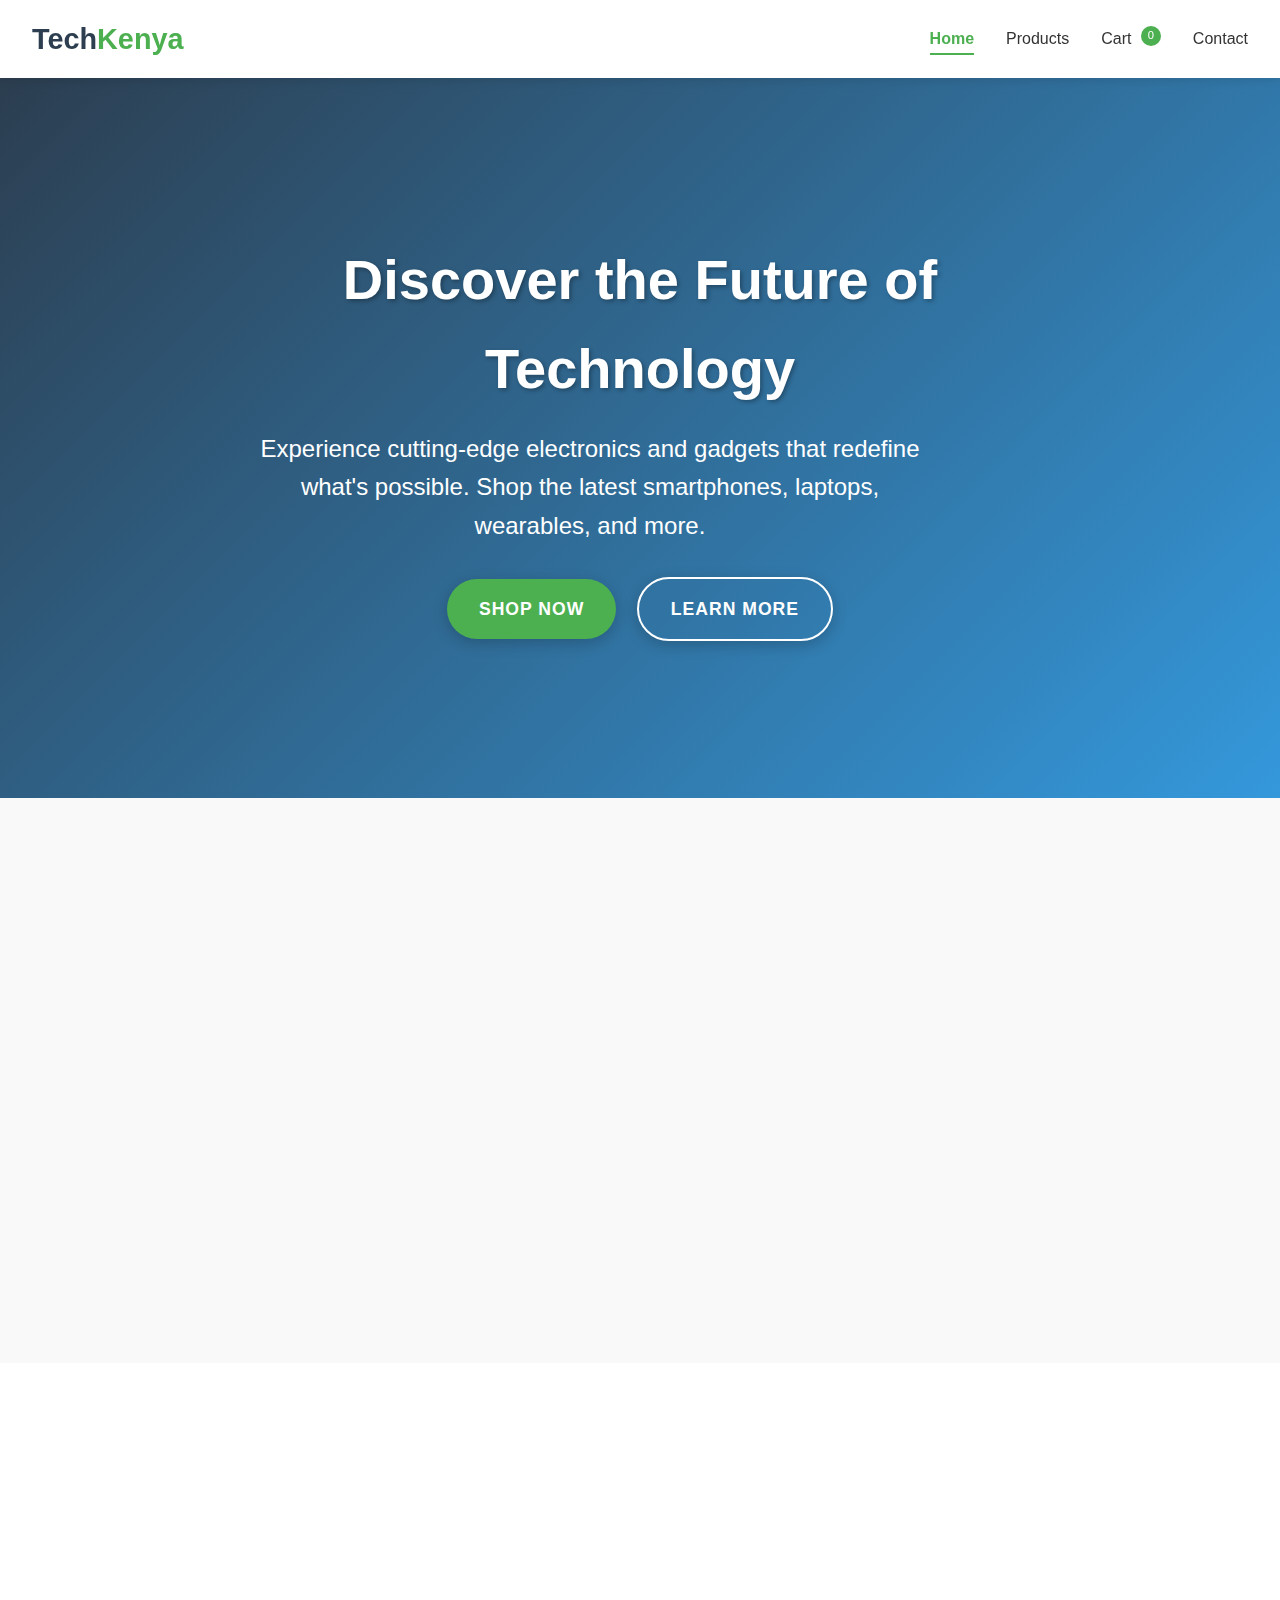
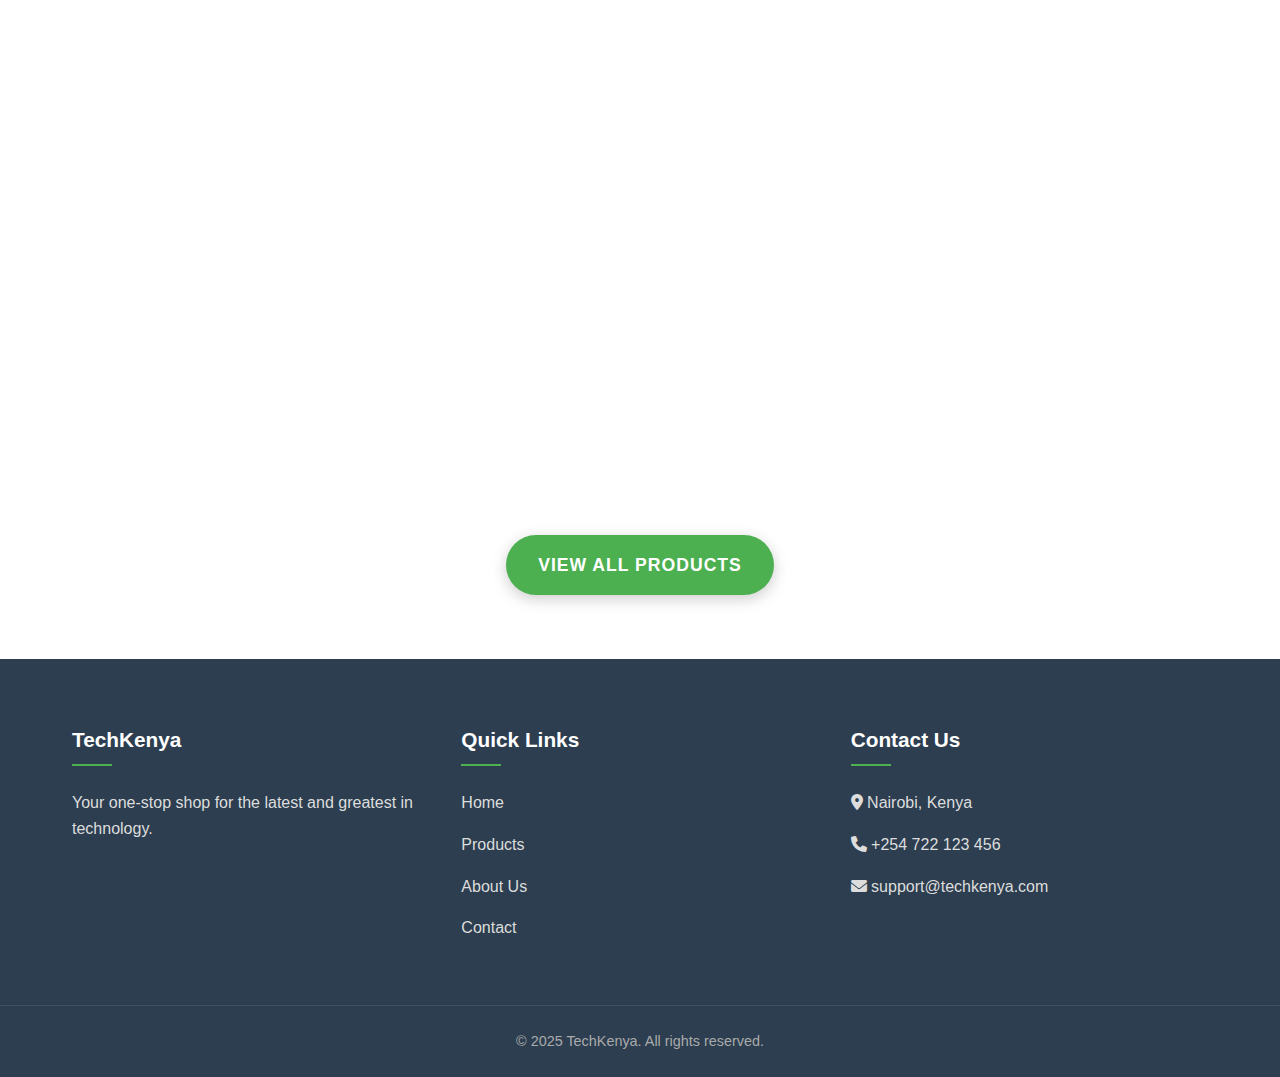
<file: index.html>
<!DOCTYPE html>
<html lang="en">
<head>
    <meta charset="UTF-8">
    <meta name="viewport" content="width=device-width, initial-scale=1.0">
    <title>TechKenya - Premium Electronics Store</title>
    <link rel="stylesheet" href="https://cdnjs.cloudflare.com/ajax/libs/font-awesome/6.0.0-beta3/css/all.min.css">
    <link rel="stylesheet" href="css/style.css">
    <style>
        /* Enhanced Hero Section */
        .hero {
            position: relative;
            height: 80vh;
            min-height: 500px;
            background: linear-gradient(135deg, #2c3e50 0%, #3498db 100%);
            color: white;
            display: flex;
            flex-direction: column;
            justify-content: center;
            align-items: center;
            text-align: center;
            padding: 0 1rem;
            overflow: hidden;
        }

        .hero::before {
            content: '';
            position: absolute;
            top: 0;
            left: 0;
            right: 0;
            bottom: 0;
            background: url('https://images.unsplash.com/photo-1551434678-e076c223a692?ixlib=rb-4.0.3&auto=format&fit=crop&w=1950&q=80') no-repeat center center/cover;
            opacity: 0.15;
            z-index: 0;
        }

        .hero-content {
            max-width: 800px;
            position: relative;
            z-index: 1;
            animation: fadeInUp 1s ease-out;
        }

        @keyframes fadeInUp {
            from { opacity: 0; transform: translateY(20px); }
            to { opacity: 1; transform: translateY(0); }
        }


        .hero h1 {
            font-size: 3.5rem;
            margin-bottom: 1rem;
            text-shadow: 2px 2px 4px rgba(0,0,0,0.3);
        }

        .hero p {
            font-size: 1.5rem;
            margin-bottom: 2rem;
            max-width: 700px;
            line-height: 1.6;
        }


        .cta-button {
            display: inline-block;
            background: #4CAF50;
            color: white;
            padding: 1rem 2rem;
            border-radius: 50px;
            text-decoration: none;
            font-weight: bold;
            text-transform: uppercase;
            letter-spacing: 1px;
            transition: all 0.3s ease;
            border: none;
            cursor: pointer;
            font-size: 1.1rem;
            box-shadow: 0 4px 15px rgba(0,0,0,0.2);
        }

        .cta-button:hover {
            background: #45a049;
            transform: translateY(-3px);
            box-shadow: 0 6px 20px rgba(0,0,0,0.25);
        }

        .cta-button.secondary {
            background: transparent;
            border: 2px solid white;
            margin-left: 1rem;
        }

        .cta-button.secondary:hover {
            background: rgba(255,255,255,0.1);
        }

        /* Features Section */
        .features {
            padding: 5rem 1rem;
            background: #f9f9f9;
        }

        .features-grid {
            display: grid;
            grid-template-columns: repeat(auto-fit, minmax(250px, 1fr));
            gap: 2rem;
            max-width: 1200px;
            margin: 0 auto;
        }

        .feature-card {
            background: white;
            padding: 2rem;
            border-radius: 10px;
            text-align: center;
            box-shadow: 0 5px 15px rgba(0,0,0,0.05);
            transition: transform 0.3s ease, box-shadow 0.3s ease;
        }

        .feature-card:hover {
            transform: translateY(-10px);
            box-shadow: 0 15px 30px rgba(0,0,0,0.1);
        }

        .feature-icon {
            font-size: 2.5rem;
            color: #4CAF50;
            margin-bottom: 1.5rem;
        }

        .feature-card h3 {
            margin-bottom: 1rem;
            color: #333;
        }

        .feature-card p {
            color: #666;
            line-height: 1.6;
        }

        /* Responsive Design */
        @media (max-width: 768px) {
            .hero h1 {
                font-size: 2.5rem;
            }

            .hero p {
                font-size: 1.2rem;
            }

            .cta-buttons {
                display: flex;
                flex-direction: column;
                gap: 1rem;
            }

            .cta-button {
                margin: 0 !important;
                width: 100%;
                max-width: 300px;
            }
        }
    </style>
</head>
<body>
    <header>
        <nav>
            <div class="logo">
                <a href="index.html">Tech<span>Kenya</span></a>
            </div>
            <ul class="nav-links">
                <li><a href="index.html" class="active">Home</a></li>
                <li><a href="products.html">Products</a></li>
                <li><a href="cart.html">Cart <span id="cart-count">0</span></a></li>
                <li><a href="contact.html">Contact</a></li>
            </ul>
            <div class="hamburger">
                <div class="line"></div>
                <div class="line"></div>
                <div class="line"></div>
            </div>
        </nav>
    </header>

    <section class="hero">
        <div class="hero-content">
            <h1>Discover the Future of Technology</h1>
            <p>Experience cutting-edge electronics and gadgets that redefine what's possible. Shop the latest smartphones, laptops, wearables, and more.</p>
            <div class="cta-buttons">
                <a href="products.html" class="cta-button">Shop Now</a>
                <a href="#features" class="cta-button secondary">Learn More</a>
            </div>
        </div>
    </section>

    <section class="features" id="features">
        <div class="section-header">
            <h2>Why Choose Us</h2>
            <p>We're committed to providing the best shopping experience</p>
        </div>
        <div class="features-grid">
            <div class="feature-card">
                <div class="feature-icon">
                    <i class="fas fa-truck"></i>
                </div>
                <h3>Fast & Free Shipping</h3>
                <p>Free delivery on all orders over $50. Fast and reliable shipping to your doorstep.</p>
            </div>
            <div class="feature-card">
                <div class="feature-icon">
                    <i class="fas fa-shield-alt"></i>
                </div>
                <h3>2-Year Warranty</h3>
                <p>All our products come with a 2-year warranty for your peace of mind.</p>
            </div>
            <div class="feature-card">
                <div class="feature-icon">
                    <i class="fas fa-headset"></i>
                </div>
                <h3>24/7 Support</h3>
                <p>Our customer service team is available around the clock to assist you.</p>
            </div>
        </div>
    </section>

    <section class="products">
        <div class="section-header">
            <h2>Featured Products</h2>
            <p>Discover our most popular items</p>
        </div>
        <div class="products-grid">
            <div class="product-card">
                <div class="product-badge">Bestseller</div>
                <div class="product-image">
                    <img src="images/iphone.jpg" alt="Smartphone">
                </div>
                <div class="product-info">
                    <span class="product-category">Smartphones</span>
                    <h3>Smartphone X Pro</h3>
                    <div class="product-rating">
                        <i class="fas fa-star"></i>
                        <i class="fas fa-star"></i>
                        <i class="fas fa-star"></i>
                        <i class="fas fa-star"></i>
                        <i class="fas fa-star-half-alt"></i>
                        <span>(128)</span>
                    </div>
                    <div class="product-price">
                        <span class="current-price">$999.99</span>
                        <span class="original-price">$1,199.99</span>
                    </div>
                    <button class="add-to-cart">
                        <i class="fas fa-shopping-cart"></i> Add to Cart
                    </button>
                </div>
            </div>
            <!-- More product cards would go here -->
        </div>
        <div class="view-all">
            <a href="products.html" class="cta-button">View All Products</a>
        </div>
    </section>

    <footer>
        <div class="footer-content">
            <div class="footer-section">
                <h3>TechKenya</h3>
                <p>Your one-stop shop for the latest and greatest in technology.</p>
            </div>
            <div class="footer-section">
                <h3>Quick Links</h3>
                <ul>
                    <li><a href="index.html">Home</a></li>
                    <li><a href="products.html">Products</a></li>
                    <li><a href="about.html">About Us</a></li>
                    <li><a href="contact.html">Contact</a></li>
                </ul>
            </div>
            <div class="footer-section">
                <h3>Contact Us</h3>
                <p><i class="fas fa-map-marker-alt"></i> Nairobi, Kenya</p>
                <p><i class="fas fa-phone"></i> +254 722 123 456</p>
                <p><i class="fas fa-envelope"></i> support@techkenya.com</p>
            </div>
        </div>
        <div class="footer-bottom">
            <p>&copy; 2025 TechKenya. All rights reserved.</p>
        </div>
    </footer>

    <script src="js/script.js"></script>
</body>
</html>
</file>
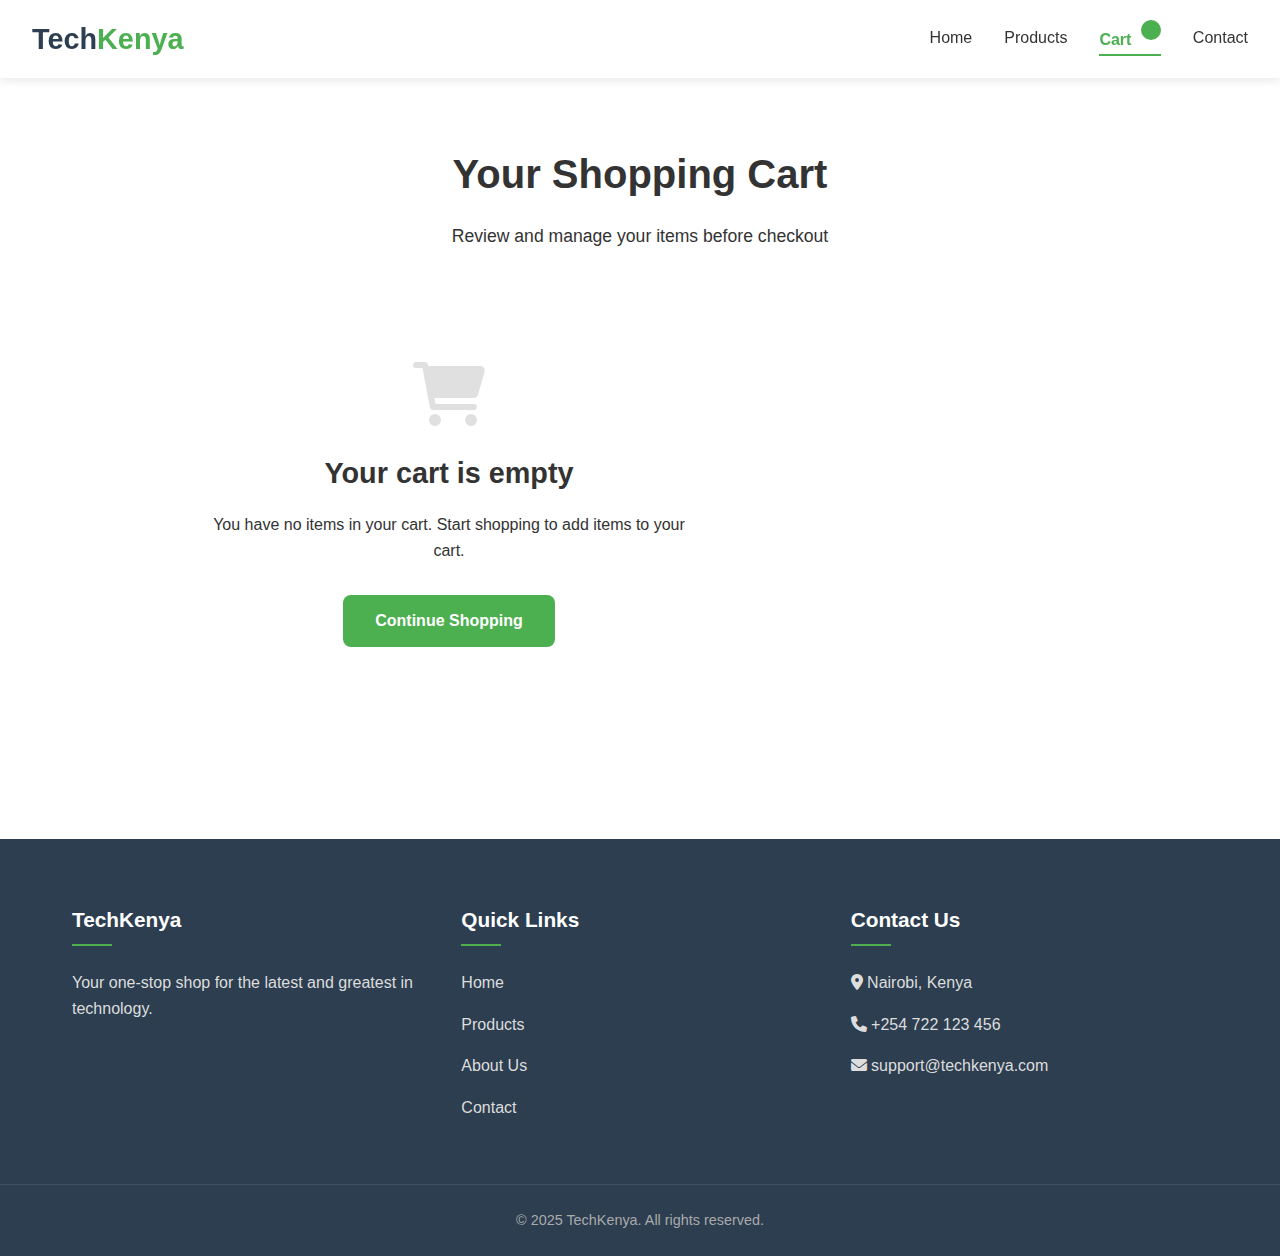
<file: cart.html>
<!DOCTYPE html>
<html lang="en">
<head>
    <meta charset="UTF-8">
    <meta name="viewport" content="width=device-width, initial-scale=1.0">
    <title>Your Cart - TechKenya</title>
    <link rel="stylesheet" href="https://cdnjs.cloudflare.com/ajax/libs/font-awesome/6.0.0-beta3/css/all.min.css">
    <link rel="stylesheet" href="css/style.css">
    <style>
        .cart-page {
            padding: 4rem 1rem;
            max-width: 1400px;
            margin: 0 auto;
        }
        
        .cart-header {
            text-align: center;
            margin-bottom: 3rem;
        }
        
        .cart-header h1 {
            font-size: 2.5rem;
            margin-bottom: 1rem;
            color: var(--text-dark);
        }
        
        .cart-header p {
            color: var(--text-light);
            font-size: 1.1rem;
        }
        
        .cart-container {
            display: grid;
            grid-template-columns: 1fr 350px;
            gap: 2rem;
        }
        
        .cart-items {
            background: white;
            border-radius: 10px;
            box-shadow: 0 2px 10px rgba(0, 0, 0, 0.05);
            overflow: hidden;
        }
        
        .cart-item {
            display: grid;
            grid-template-columns: 120px 1fr auto;
            gap: 1.5rem;
            padding: 1.5rem;
            border-bottom: 1px solid #f0f0f0;
            transition: all 0.3s ease;
        }
        
        .cart-item:last-child {
            border-bottom: none;
        }
        
        .cart-item:hover {
            background-color: #fafafa;
        }
        
        .item-image {
            width: 100%;
            height: 120px;
            object-fit: contain;
            background: #f9f9f9;
            border-radius: 8px;
            padding: 1rem;
        }
        
        .item-details {
            display: flex;
            flex-direction: column;
            justify-content: space-between;
        }
        
        .item-title {
            font-size: 1.1rem;
            font-weight: 600;
            color: var(--text-dark);
            margin-bottom: 0.5rem;
        }
        
        .item-variant {
            color: var(--text-light);
            font-size: 0.9rem;
            margin-bottom: 0.5rem;
        }
        
        .item-stock {
            color: #4CAF50;
            font-size: 0.9rem;
            margin-bottom: 0.5rem;
            display: flex;
            align-items: center;
            gap: 0.3rem;
        }
        
        .item-stock i {
            font-size: 0.8rem;
        }
        
        .item-actions {
            display: flex;
            gap: 1rem;
            margin-top: 1rem;
        }
        
        .item-actions button {
            background: none;
            border: none;
            color: var(--primary-color);
            font-size: 0.9rem;
            cursor: pointer;
            display: flex;
            align-items: center;
            gap: 0.3rem;
            transition: color 0.2s;
        }
        
        .item-actions button:hover {
            color: var(--primary-dark);
        }
        
        .item-controls {
            display: flex;
            flex-direction: column;
            align-items: flex-end;
            justify-content: space-between;
        }
        
        .item-price {
            font-size: 1.2rem;
            font-weight: 700;
            color: var(--text-dark);
        }
        
        .quantity-selector {
            display: flex;
            align-items: center;
            border: 1px solid #ddd;
            border-radius: 50px;
            overflow: hidden;
            margin-top: 1rem;
        }
        
        .quantity-btn {
            background: #f5f5f5;
            border: none;
            width: 32px;
            height: 32px;
            display: flex;
            align-items: center;
            justify-content: center;
            cursor: pointer;
            font-size: 1rem;
            color: var(--text-dark);
            transition: all 0.2s;
        }
        
        .quantity-btn:hover {
            background: #eee;
        }
        
        .quantity-input {
            width: 40px;
            border: none;
            text-align: center;
            font-size: 0.95rem;
            -moz-appearance: textfield;
        }
        
        .quantity-input::-webkit-outer-spin-button,
        .quantity-input::-webkit-inner-spin-button {
            -webkit-appearance: none;
            margin: 0;
        }
        
        .cart-summary {
            background: white;
            border-radius: 10px;
            padding: 1.5rem;
            box-shadow: 0 2px 10px rgba(0, 0, 0, 0.05);
            height: fit-content;
            position: sticky;
            top: 2rem;
        }
        
        .summary-title {
            font-size: 1.3rem;
            font-weight: 600;
            margin-bottom: 1.5rem;
            color: var(--text-dark);
            padding-bottom: 1rem;
            border-bottom: 1px solid #f0f0f0;
        }
        
        .summary-row {
            display: flex;
            justify-content: space-between;
            margin-bottom: 1rem;
            color: var(--text-light);
        }
        
        .summary-row.total {
            font-size: 1.2rem;
            font-weight: 700;
            color: var(--text-dark);
            margin: 1.5rem 0;
            padding-top: 1rem;
            border-top: 1px solid #f0f0f0;
        }
        
        .checkout-btn {
            width: 100%;
            padding: 1rem;
            background: var(--primary-color);
            color: white;
            border: none;
            border-radius: 8px;
            font-size: 1rem;
            font-weight: 600;
            cursor: pointer;
            transition: background-color 0.3s;
            margin-bottom: 1rem;
        }
        
        .checkout-btn:hover {
            background: var(--primary-dark);
        }
        
        .paypal-btn {
            width: 100%;
            padding: 0.8rem;
            background: #FFC439;
            color: #003087;
            border: none;
            border-radius: 8px;
            font-size: 1rem;
            font-weight: 600;
            cursor: pointer;
            display: flex;
            align-items: center;
            justify-content: center;
            gap: 0.5rem;
            margin-bottom: 1.5rem;
            transition: all 0.3s;
        }
        
        .paypal-btn:hover {
            background: #f5bb00;
        }
        
        .secured-payment {
            display: flex;
            align-items: center;
            justify-content: center;
            gap: 0.5rem;
            color: var(--text-light);
            font-size: 0.85rem;
            margin-top: 1rem;
        }
        
        .secured-payment i {
            color: #4CAF50;
        }
        
        .empty-cart {
            text-align: center;
            padding: 4rem 2rem;
        }
        
        .empty-cart i {
            font-size: 4rem;
            color: #e0e0e0;
            margin-bottom: 1.5rem;
        }
        
        .empty-cart h2 {
            font-size: 1.8rem;
            color: var(--text-dark);
            margin-bottom: 1rem;
        }
        
        .empty-cart p {
            color: var(--text-light);
            margin-bottom: 2rem;
            max-width: 500px;
            margin-left: auto;
            margin-right: auto;
        }
        
        .continue-shopping {
            display: inline-block;
            padding: 0.8rem 2rem;
            background: var(--primary-color);
            color: white;
            text-decoration: none;
            border-radius: 8px;
            font-weight: 600;
            transition: background-color 0.3s;
        }
        
        .continue-shopping:hover {
            background: var(--primary-dark);
        }
        
        @media (max-width: 992px) {
            .cart-container {
                grid-template-columns: 1fr;
            }
            
            .cart-summary {
                position: static;
                margin-top: 2rem;
            }
        }
        
        @media (max-width: 768px) {
            .cart-item {
                grid-template-columns: 100px 1fr;
                gap: 1rem;
            }
            
            .item-controls {
                grid-column: 1 / -1;
                flex-direction: row;
                align-items: center;
                margin-top: 0.5rem;
            }
            
            .quantity-selector {
                margin-top: 0;
            }
        }
        
        @media (max-width: 480px) {
            .cart-page {
                padding: 2rem 0.5rem;
            }
            
            .cart-header h1 {
                font-size: 2rem;
            }
            
            .cart-item {
                padding: 1rem;
            }
            
            .item-actions {
                flex-wrap: wrap;
            }
        }
    </style>
</head>
<body>
    <header>
        <nav>
            <div class="logo">
                <a href="index.html">Tech<span>Kenya</span></a>
            </div>
            <ul class="nav-links">
                <li><a href="index.html">Home</a></li>
                <li><a href="products.html">Products</a></li>
                <li><a href="cart.html" class="active">Cart <span id="cart-count">0</span></a></li>
                <li><a href="contact.html">Contact</a></li>
            </ul>
            <div class="hamburger">
                <div class="line"></div>
                <div class="line"></div>
                <div class="line"></div>
            </div>
        </nav>
    </header>

    <div class="cart-page">
        <div class="cart-header">
            <h1>Your Shopping Cart</h1>
            <p>Review and manage your items before checkout</p>
        </div>

        <div id="cartContainer" class="cart-container">
            <!-- Cart items will be dynamically loaded here -->
            <div class="empty-cart">
                <i class="fas fa-shopping-cart"></i>
                <h2>Your cart is empty</h2>
                <p>You have no items in your cart. Start shopping to add items to your cart.</p>
                <a href="products.html" class="continue-shopping">Continue Shopping</a>
            </div>
        </div>
    </div>

    <footer>
        <div class="footer-content">
            <div class="footer-section">
                <h3>TechKenya</h3>
                <p>Your one-stop shop for the latest and greatest in technology.</p>
            </div>
            <div class="footer-section">
                <h3>Quick Links</h3>
                <ul>
                    <li><a href="index.html">Home</a></li>
                    <li><a href="products.html">Products</a></li>
                    <li><a href="about.html">About Us</a></li>
                    <li><a href="contact.html">Contact</a></li>
                </ul>
            </div>
            <div class="footer-section">
                <h3>Contact Us</h3>
                <p><i class="fas fa-map-marker-alt"></i> Nairobi, Kenya</p>
                <p><i class="fas fa-phone"></i> +254 722 123 456</p>
                <p><i class="fas fa-envelope"></i> support@techkenya.com</p>
            </div>
        </div>
        <div class="footer-bottom">
            <p>&copy; 2025 TechKenya. All rights reserved.</p>
        </div>
    </footer>

    <script src="js/script.js"></script>
    <script>
        document.addEventListener('DOMContentLoaded', function() {
            // Load cart from localStorage or initialize empty cart
            let cart = JSON.parse(localStorage.getItem('cart')) || [];
            
            // Update cart count in header
            updateCartCount();
            
            // If cart is not empty, render cart items
            if (cart.length > 0) {
                renderCartItems(cart);
            }
            
            // Initialize mobile menu
            initMobileMenu();
            
            // Initialize newsletter form
            const newsletterForm = document.getElementById('newsletterForm');
            if (newsletterForm) {
                newsletterForm.addEventListener('submit', function(e) {
                    e.preventDefault();
                    const email = this.querySelector('input[type="email"]').value;
                    // In a real app, you would send this to your server
                    alert(`Thank you for subscribing with ${email}! You'll receive 10% off your first order.`);
                    this.reset();
                });
            }
        });
        
        // Display cart items
        function renderCartItems(cartItems) {
            const cartContainer = document.getElementById('cartContainer');
            
            if (cartItems.length === 0) {
                cartContainer.innerHTML = `
                    <div class="empty-cart">
                        <i class="fas fa-shopping-cart"></i>
                        <h2>Your cart is empty</h2>
                        <p>Looks like you haven't added any products to your cart yet. Start shopping to add items to your cart.</p>
                        <a href="products.html" class="continue-shopping">Continue Shopping</a>
                    </div>
                `;
                return;
            }
            
            // Calculate subtotal
            const subtotal = cartItems.reduce((sum, item) => sum + (item.price * item.quantity), 0);
            const tax = subtotal * 0.08; // 8% tax
            const total = subtotal + tax;
            
            // Generate cart items HTML
            const cartItemsHTML = cartItems.map(item => `
                <div class="cart-item" data-id="${item.id}">
                    <img src="${item.image}" alt="${item.name}" class="item-image">
                    <div class="item-details">
                        <h3 class="item-title">${item.name}</h3>
                        <p class="item-variant">Color: ${item.color || 'Black'}</p>
                        <p class="item-stock"><i class="fas fa-check-circle"></i> In Stock</p>
                        <div class="item-actions">
                            <button class="save-for-later">
                                <i class="far fa-bookmark"></i> Save for later
                            </button>
                            <button class="remove-item" data-id="${item.id}">
                                <i class="far fa-trash-alt"></i> Remove
                            </button>
                        </div>
                    </div>
                    <div class="item-controls">
                        <div class="item-price">$${(item.price * item.quantity).toFixed(2)}</div>
                        <div class="quantity-selector">
                            <button class="quantity-btn decrease" data-id="${item.id}">-</button>
                            <input type="number" class="quantity-input" value="${item.quantity}" min="1" data-id="${item.id}">
                            <button class="quantity-btn increase" data-id="${item.id}">+</button>
                        </div>
                    </div>
                </div>
            `).join('');
            
            // Generate cart summary HTML
            const cartSummaryHTML = `
                <div class="cart-summary">
                    <h3 class="summary-title">Order Summary</h3>
                    <div class="summary-row">
                        <span>Subtotal (${cartItems.reduce((sum, item) => sum + item.quantity, 0)} items)</span>
                        <span>$${subtotal.toFixed(2)}</span>
                    </div>
                    <div class="summary-row">
                        <span>Shipping</span>
                        <span>Free</span>
                    </div>
                    <div class="summary-row">
                        <span>Tax</span>
                        <span>$${tax.toFixed(2)}</span>
                    </div>
                    <div class="summary-row total">
                        <span>Total</span>
                        <span>$${total.toFixed(2)}</span>
                    </div>
                    <button class="checkout-btn">Proceed to Checkout</button>
                    <button class="paypal-btn">
                        <i class="fab fa-paypal"></i> Checkout with PayPal
                    </button>
                    <div class="secured-payment">
                        <i class="fas fa-lock"></i> Secure Checkout
                    </div>
                    <p style="font-size: 0.8rem; color: #888; margin-top: 1rem;">
                        <i class="fas fa-shield-alt"></i> Safe & Secure Payment
                    </p>
                </div>
            `;
            
            // Update cart container
            cartContainer.innerHTML = `
                <div class="cart-items">
                    ${cartItemsHTML}
                </div>
                ${cartSummaryHTML}
            `;
            
            // Add event listeners
            addCartEventListeners();
        }
        
        // Add event listeners for cart interactions
        function addCartEventListeners() {
            // Quantity decrease buttons
            document.querySelectorAll('.decrease').forEach(btn => {
                btn.addEventListener('click', function() {
                    const itemId = parseInt(this.dataset.id);
                    updateCartItemQuantity(itemId, -1);
                });
            });
            
            // Quantity increase buttons
            document.querySelectorAll('.increase').forEach(btn => {
                btn.addEventListener('click', function() {
                    const itemId = parseInt(this.dataset.id);
                    updateCartItemQuantity(itemId, 1);
                });
            });
            
            // Quantity input changes
            document.querySelectorAll('.quantity-input').forEach(input => {
                input.addEventListener('change', function() {
                    const itemId = parseInt(this.dataset.id);
                    const newQuantity = parseInt(this.value) || 1;
                    setCartItemQuantity(itemId, newQuantity);
                });
            });
            
            // Remove item buttons
            document.querySelectorAll('.remove-item').forEach(btn => {
                btn.addEventListener('click', function() {
                    const itemId = parseInt(this.dataset.id);
                    removeFromCart(itemId);
                });
            });
            
            // Checkout button
            const checkoutBtn = document.querySelector('.checkout-btn');
            if (checkoutBtn) {
                checkoutBtn.addEventListener('click', function() {
                    alert('Proceeding to checkout...');
                });
            }
            
            // PayPal button
            const paypalBtn = document.querySelector('.paypal-btn');
            if (paypalBtn) {
                paypalBtn.addEventListener('click', function(e) {
                    e.preventDefault();
                    alert('Redirecting to PayPal...');
                });
            }
        }
        
        // Update cart item quantity
        function updateCartItemQuantity(itemId, change) {
            let cart = JSON.parse(localStorage.getItem('cart')) || [];
            const itemIndex = cart.findIndex(item => item.id === itemId);
            
            if (itemIndex !== -1) {
                cart[itemIndex].quantity += change;
                
                // Ensure quantity is at least 1
                if (cart[itemIndex].quantity < 1) {
                    cart[itemIndex].quantity = 1;
                }
                
                // Update localStorage
                localStorage.setItem('cart', JSON.stringify(cart));
                
                // Re-render cart
                renderCartItems(cart);
                
                // Update cart count in header
                updateCartCount();
            }
        }
        
        // Set specific quantity for cart item
        function setCartItemQuantity(itemId, quantity) {
            if (quantity < 1) quantity = 1;
            
            let cart = JSON.parse(localStorage.getItem('cart')) || [];
            const itemIndex = cart.findIndex(item => item.id === itemId);
            
            if (itemIndex !== -1) {
                cart[itemIndex].quantity = quantity;
                
                // Update localStorage
                localStorage.setItem('cart', JSON.stringify(cart));
                
                // Re-render cart
                renderCartItems(cart);
                
                // Update cart count in header
                updateCartCount();
            }
        }
        
        // Remove item from cart
        function removeFromCart(itemId) {
            let cart = JSON.parse(localStorage.getItem('cart')) || [];
            cart = cart.filter(item => item.id !== itemId);
            
            // Update localStorage
            localStorage.setItem('cart', JSON.stringify(cart));
            
            // Re-render cart
            renderCartItems(cart);
            
            // Update cart count in header
            updateCartCount();
            
            // Show notification
            showNotification('Item removed from cart');
        }
        
        // Update cart count in header
        function updateCartCount() {
            const cart = JSON.parse(localStorage.getItem('cart')) || [];
            const totalItems = cart.reduce((sum, item) => sum + item.quantity, 0);
            const cartCount = document.getElementById('cart-count');
            
            if (cartCount) {
                cartCount.textContent = totalItems > 0 ? totalItems : '';
            }
        }
        
        // Show notification
        function showNotification(message) {
            alert(message);
        }
        
        // Initialize mobile menu
        function initMobileMenu() {
            const hamburger = document.querySelector('.hamburger');
            const navLinks = document.querySelector('.nav-links');
            
            if (hamburger && navLinks) {
                hamburger.addEventListener('click', () => {
                    navLinks.classList.toggle('active');
                    hamburger.classList.toggle('active');
                });
            }
        }
    </script>
</body>
</html>
</file>
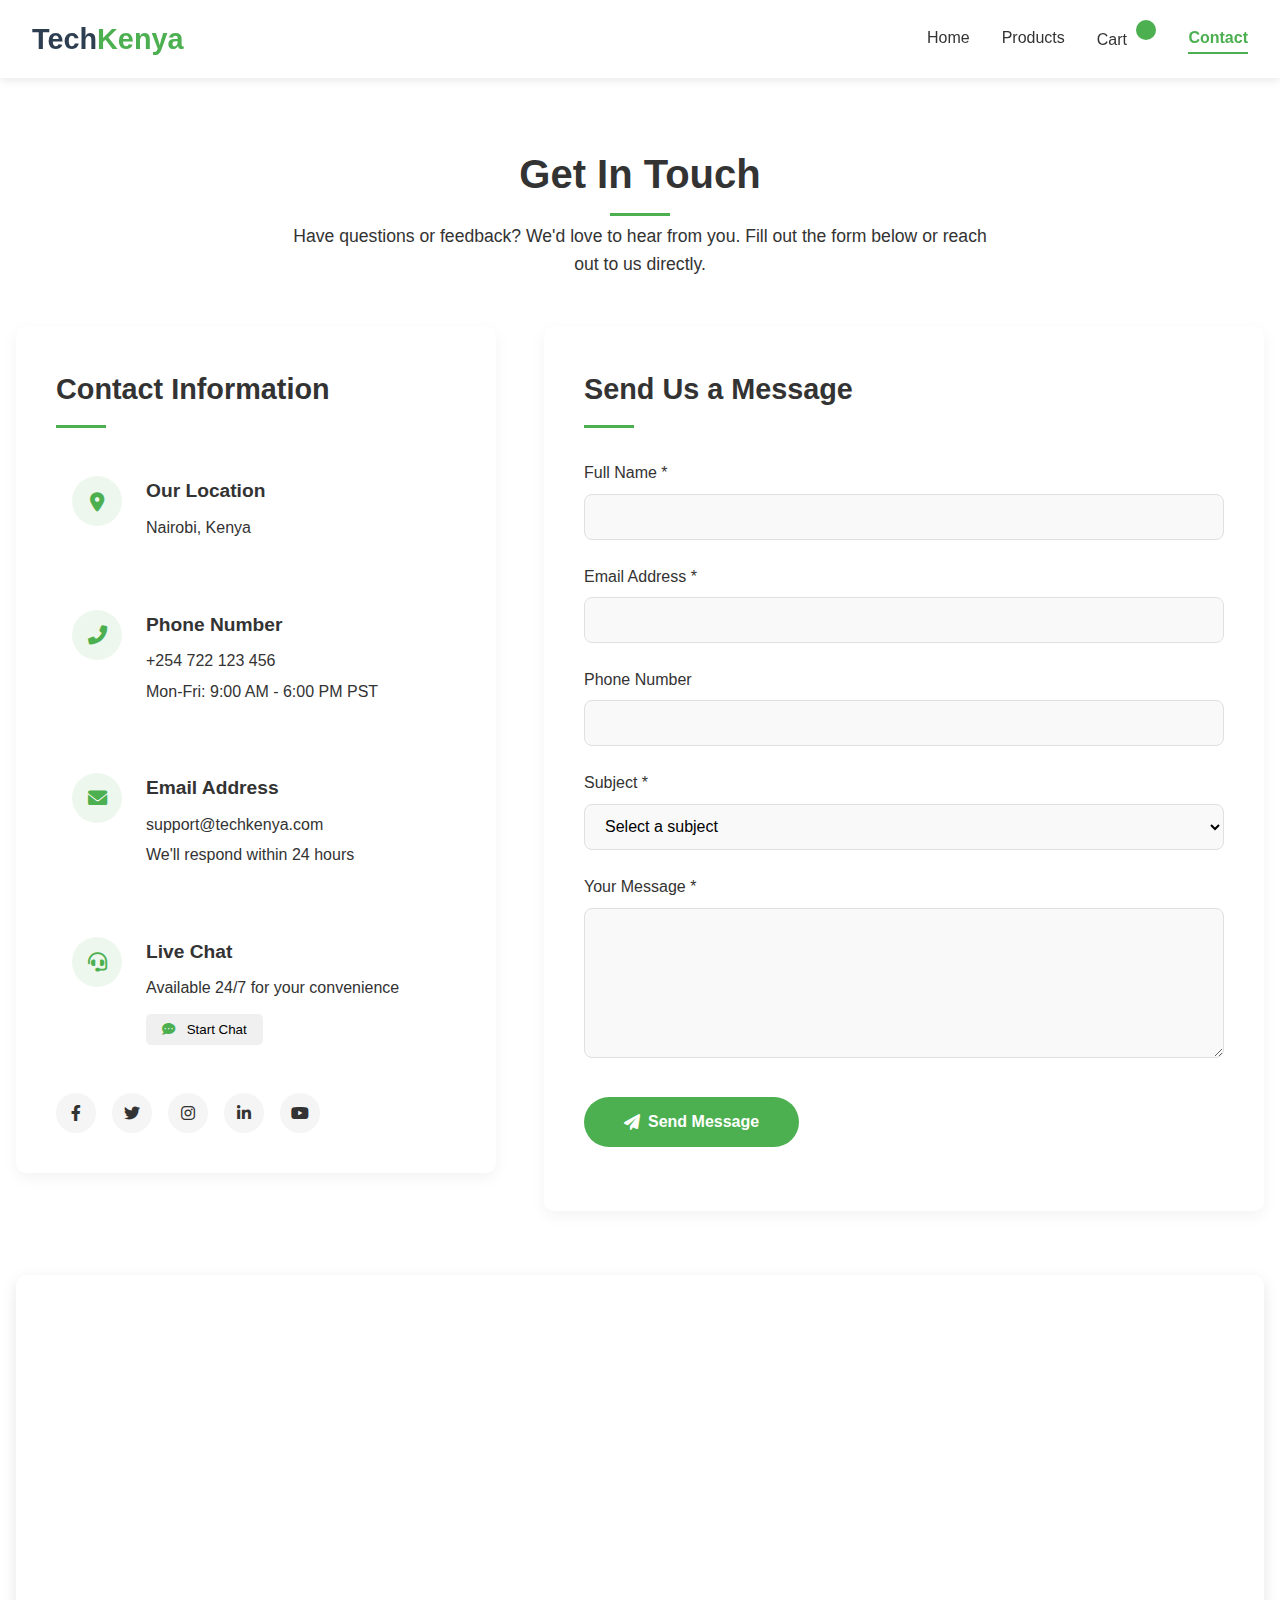
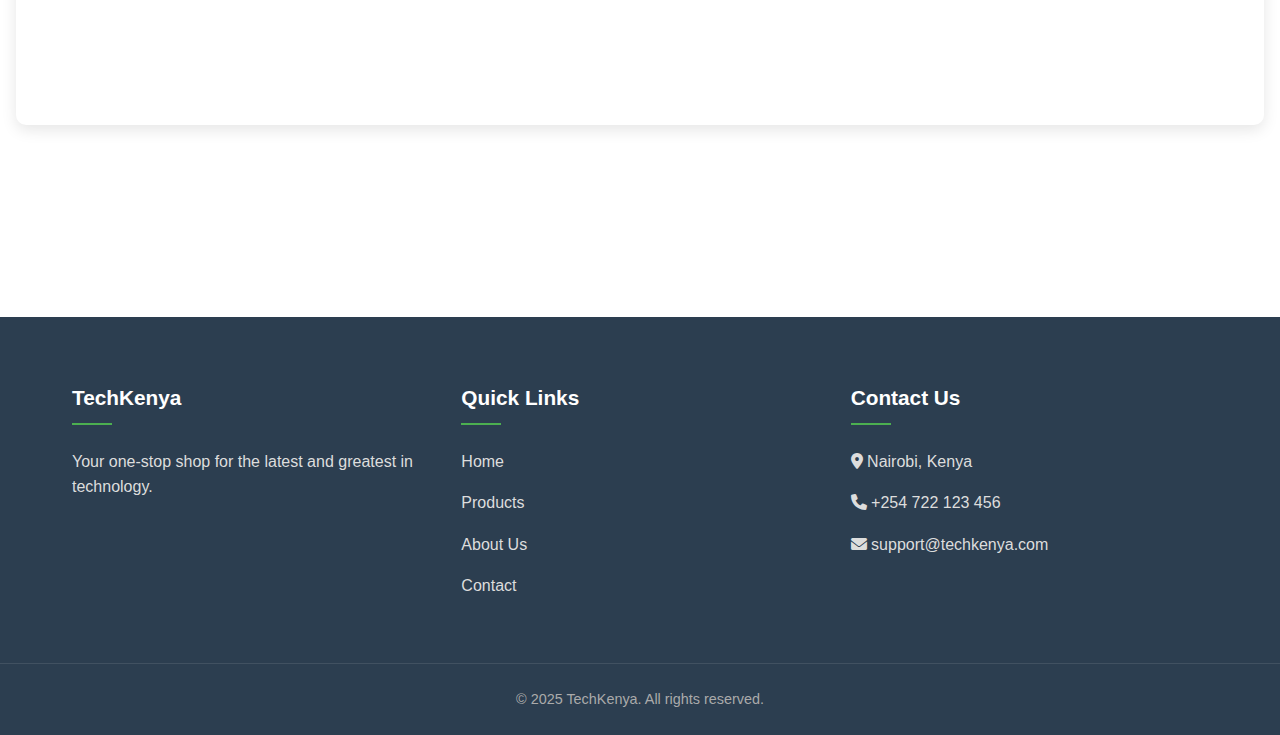
<file: contact.html>
<!DOCTYPE html>
<html lang="en">
<head>
    <meta charset="UTF-8">
    <meta name="viewport" content="width=device-width, initial-scale=1.0">
    <title>Contact Us - TechKenya</title>
    <link rel="stylesheet" href="https://cdnjs.cloudflare.com/ajax/libs/font-awesome/6.0.0-beta3/css/all.min.css">
    <link rel="stylesheet" href="css/style.css">
    <style>
        .contact-page {
            padding: 4rem 1rem;
            max-width: 1400px;
            margin: 0 auto;
        }
        
        .contact-header {
            text-align: center;
            margin-bottom: 3rem;
        }
        
        .contact-header h1 {
            font-size: 2.5rem;
            margin-bottom: 1rem;
            color: var(--text-dark);
            position: relative;
            display: inline-block;
        }
        
        .contact-header h1::after {
            content: '';
            position: absolute;
            width: 60px;
            height: 3px;
            background: var(--primary-color);
            bottom: -10px;
            left: 50%;
            transform: translateX(-50%);
        }
        
        .contact-header p {
            color: var(--text-light);
            font-size: 1.1rem;
            max-width: 700px;
            margin: 0 auto;
        }
        
        .contact-container {
            display: grid;
            grid-template-columns: 1fr 1.5fr;
            gap: 3rem;
            margin-bottom: 4rem;
        }
        
        .contact-info {
            background: white;
            border-radius: 10px;
            padding: 2.5rem;
            box-shadow: 0 5px 15px rgba(0, 0, 0, 0.05);
            height: fit-content;
        }
        
        .contact-info h2 {
            font-size: 1.8rem;
            margin-bottom: 2rem;
            color: var(--text-dark);
            position: relative;
            padding-bottom: 1rem;
        }
        
        .contact-info h2::after {
            content: '';
            position: absolute;
            width: 50px;
            height: 3px;
            background: var(--primary-color);
            bottom: 0;
            left: 0;
        }
        
        .contact-method {
            display: flex;
            align-items: flex-start;
            margin-bottom: 2rem;
            transition: all 0.3s ease;
            padding: 1rem;
            border-radius: 8px;
        }
        
        .contact-method:hover {
            background: rgba(76, 175, 80, 0.05);
            transform: translateX(5px);
        }
        
        .contact-icon {
            width: 50px;
            height: 50px;
            background: rgba(76, 175, 80, 0.1);
            border-radius: 50%;
            display: flex;
            align-items: center;
            justify-content: center;
            margin-right: 1.5rem;
            flex-shrink: 0;
            color: var(--primary-color);
            font-size: 1.2rem;
        }
        
        .contact-details h3 {
            font-size: 1.2rem;
            margin-bottom: 0.5rem;
            color: var(--text-dark);
        }
        
        .contact-details p {
            color: var(--text-light);
            margin: 0.3rem 0;
            line-height: 1.6;
        }
        
        .social-links {
            display: flex;
            gap: 1rem;
            margin-top: 1.5rem;
        }
        
        .social-links a {
            display: flex;
            align-items: center;
            justify-content: center;
            width: 40px;
            height: 40px;
            background: #f5f5f5;
            border-radius: 50%;
            color: var(--text-dark);
            transition: all 0.3s ease;
        }
        
        .social-links a:hover {
            background: var(--primary-color);
            color: white;
            transform: translateY(-3px);
        }
        
        .contact-form {
            background: white;
            border-radius: 10px;
            padding: 2.5rem;
            box-shadow: 0 5px 15px rgba(0, 0, 0, 0.05);
        }
        
        .contact-form h2 {
            font-size: 1.8rem;
            margin-bottom: 2rem;
            color: var(--text-dark);
            position: relative;
            padding-bottom: 1rem;
        }
        
        .contact-form h2::after {
            content: '';
            position: absolute;
            width: 50px;
            height: 3px;
            background: var(--primary-color);
            bottom: 0;
            left: 0;
        }
        
        .form-group {
            margin-bottom: 1.5rem;
        }
        
        .form-group label {
            display: block;
            margin-bottom: 0.5rem;
            font-weight: 500;
            color: var(--text-dark);
        }
        
        .form-control {
            width: 100%;
            padding: 0.8rem 1rem;
            border: 1px solid #e0e0e0;
            border-radius: 8px;
            font-size: 1rem;
            transition: all 0.3s ease;
            background: #f9f9f9;
        }
        
        .form-control:focus {
            outline: none;
            border-color: var(--primary-color);
            box-shadow: 0 0 0 3px rgba(76, 175, 80, 0.2);
            background: white;
        }
        
        textarea.form-control {
            min-height: 150px;
            resize: vertical;
        }
        
        .submit-btn {
            background: var(--primary-color);
            color: white;
            border: none;
            padding: 1rem 2.5rem;
            font-size: 1rem;
            font-weight: 600;
            border-radius: 50px;
            cursor: pointer;
            transition: all 0.3s ease;
            display: inline-flex;
            align-items: center;
            gap: 0.5rem;
        }
        
        .submit-btn:hover {
            background: var(--primary-dark);
            transform: translateY(-2px);
            box-shadow: 0 5px 15px rgba(0, 0, 0, 0.1);
        }
        
        .map-container {
            border-radius: 10px;
            overflow: hidden;
            box-shadow: 0 5px 15px rgba(0, 0, 0, 0.1);
            margin-bottom: 4rem;
            height: 450px;
        }
        
        .map-container iframe {
            width: 100%;
            height: 100%;
            border: none;
            display: block;
        }
        
        .success-message {
            display: none;
            background: #e8f5e9;
            color: #2e7d32;
            padding: 1.5rem;
            border-radius: 8px;
            margin-bottom: 2rem;
            text-align: center;
            animation: fadeIn 0.5s ease;
        }
        
        @keyframes fadeIn {
            from { opacity: 0; transform: translateY(-10px); }
            to { opacity: 1; transform: translateY(0); }
        }
        
        @media (max-width: 992px) {
            .contact-container {
                grid-template-columns: 1fr;
                gap: 2rem;
            }
            
            .contact-info {
                order: 2;
            }
            
            .contact-form {
                order: 1;
            }
        }
        
        @media (max-width: 768px) {
            .contact-page {
                padding: 3rem 0.5rem;
            }
            
            .contact-header h1 {
                font-size: 2rem;
            }
            
            .contact-info,
            .contact-form {
                padding: 1.5rem;
            }
            
            .contact-method {
                padding: 0.8rem 0;
            }
            
            .contact-icon {
                width: 40px;
                height: 40px;
                font-size: 1rem;
            }
        }
        
        @media (max-width: 480px) {
            .contact-header h1 {
                font-size: 1.8rem;
            }
            
            .contact-header p {
                font-size: 1rem;
            }
            
            .contact-info h2,
            .contact-form h2 {
                font-size: 1.5rem;
            }
            
            .submit-btn {
                width: 100%;
                justify-content: center;
            }
        }
    </style>
</head>
<body>
    <header>
        <nav>
            <div class="logo">
                <a href="index.html">Tech<span>Kenya</span></a>
            </div>
            <ul class="nav-links">
                <li><a href="index.html">Home</a></li>
                <li><a href="products.html">Products</a></li>
                <li><a href="cart.html">Cart <span id="cart-count">0</span></a></li>
                <li><a href="contact.html" class="active">Contact</a></li>
            </ul>
            <div class="hamburger">
                <div class="line"></div>
                <div class="line"></div>
                <div class="line"></div>
            </div>
        </nav>
    </header>

    <div class="contact-page">
        <div class="contact-header">
            <h1>Get In Touch</h1>
            <p>Have questions or feedback? We'd love to hear from you. Fill out the form below or reach out to us directly.</p>
        </div>

        <div class="contact-container">
            <div class="contact-info">
                <h2>Contact Information</h2>
                
                <div class="contact-method">
                    <div class="contact-icon">
                        <i class="fas fa-map-marker-alt"></i>
                    </div>
                    <div class="contact-details">
                        <h3>Our Location</h3>
                        <p>Nairobi, Kenya</p>
                    </div>
                </div>
                
                <div class="contact-method">
                    <div class="contact-icon">
                        <i class="fas fa-phone-alt"></i>
                    </div>
                    <div class="contact-details">
                        <h3>Phone Number</h3>
                        <p>+254 722 123 456</p>
                        <p>Mon-Fri: 9:00 AM - 6:00 PM PST</p>
                    </div>
                </div>
                
                <div class="contact-method">
                    <div class="contact-icon">
                        <i class="fas fa-envelope"></i>
                    </div>
                    <div class="contact-details">
                        <h3>Email Address</h3>
                        <p>support@techkenya.com</p>
                        <p>We'll respond within 24 hours</p>
                    </div>
                </div>
                
                <div class="contact-method">
                    <div class="contact-icon">
                        <i class="fas fa-headset"></i>
                    </div>
                    <div class="contact-details">
                        <h3>Live Chat</h3>
                        <p>Available 24/7 for your convenience</p>
                        <button class="chat-btn" style="margin-top: 0.5rem; background: #f0f0f0; border: none; padding: 0.5rem 1rem; border-radius: 5px; cursor: pointer; transition: all 0.3s ease;">
                            <i class="fas fa-comment-dots" style="margin-right: 0.5rem; color: var(--primary-color);"></i> Start Chat
                        </button>
                    </div>
                </div>
                
                <div class="social-links">
                    <a href="#" title="Facebook"><i class="fab fa-facebook-f"></i></a>
                    <a href="#" title="Twitter"><i class="fab fa-twitter"></i></a>
                    <a href="#" title="Instagram"><i class="fab fa-instagram"></i></a>
                    <a href="#" title="LinkedIn"><i class="fab fa-linkedin-in"></i></a>
                    <a href="#" title="YouTube"><i class="fab fa-youtube"></i></a>
                </div>
            </div>

            <div class="contact-form">
                <h2>Send Us a Message</h2>
                <div id="successMessage" class="success-message">
                    <i class="fas fa-check-circle" style="font-size: 2rem; margin-bottom: 0.5rem;"></i>
                    <h3>Thank You!</h3>
                    <p>Your message has been sent successfully. We'll get back to you soon!</p>
                </div>
                <form id="contactForm">
                    <div class="form-group">
                        <label for="name">Full Name <span class="required">*</span></label>
                        <input type="text" id="name" name="name" class="form-control" required>
                        <div class="error-message" id="nameError"></div>
                    </div>
                    
                    <div class="form-group">
                        <label for="email">Email Address <span class="required">*</span></label>
                        <input type="email" id="email" name="email" class="form-control" required>
                        <div class="error-message" id="emailError"></div>
                    </div>
                    
                    <div class="form-group">
                        <label for="phone">Phone Number</label>
                        <input type="tel" id="phone" name="phone" class="form-control">
                    </div>
                    
                    <div class="form-group">
                        <label for="subject">Subject <span class="required">*</span></label>
                        <select id="subject" name="subject" class="form-control" required>
                            <option value="" disabled selected>Select a subject</option>
                            <option value="General Inquiry">General Inquiry</option>
                            <option value="Product Support">Product Support</option>
                            <option value="Order Status">Order Status</option>
                            <option value="Returns & Refunds">Returns & Refunds</option>
                            <option value="Wholesale">Wholesale</option>
                            <option value="Other">Other</option>
                        </select>
                        <div class="error-message" id="subjectError"></div>
                    </div>
                    
                    <div class="form-group">
                        <label for="message">Your Message <span class="required">*</span></label>
                        <textarea id="message" name="message" class="form-control" rows="5" required></textarea>
                        <div class="error-message" id="messageError"></div>
                    </div>
                    
                    <div class="form-group" style="margin-top: 2rem;">
                        <button type="submit" class="submit-btn">
                            <i class="fas fa-paper-plane"></i> Send Message
                        </button>
                    </div>
                </form>
            </div>
        </div>

        <div class="map-container">
            <iframe src="https://www.google.com/maps/embed?pb=!1m14!1m12!1m3!1d127642.45088519822!2d36.78314043593748!3d-1.2775174219156167!2m3!1f0!2f0!3f0!3m2!1i1024!2i768!4f13.1!5e0!3m2!1sen!2ske!4v1747290450600!5m2!1sen!2ske" width="600" height="450" style="border:0;" allowfullscreen="" loading="lazy" referrerpolicy="no-referrer-when-downgrade"></iframe>
        </div>
    </div>
    
    <footer>
        <div class="footer-content">
            <div class="footer-section">
                <h3>TechKenya</h3>
                <p>Your one-stop shop for the latest and greatest in technology.</p>
            </div>
            <div class="footer-section">
                <h3>Quick Links</h3>
                <ul>
                    <li><a href="index.html">Home</a></li>
                    <li><a href="products.html">Products</a></li>
                    <li><a href="about.html">About Us</a></li>
                    <li><a href="contact.html">Contact</a></li>
                </ul>
            </div>
            <div class="footer-section">
                <h3>Contact Us</h3>
                <p><i class="fas fa-map-marker-alt"></i> Nairobi, Kenya</p>
                <p><i class="fas fa-phone"></i> +254 722 123 456</p>
                <p><i class="fas fa-envelope"></i> support@techkenya.com</p>
            </div>
        </div>
        <div class="footer-bottom">
            <p>&copy; 2025 TechKenya. All rights reserved.</p>
        </div>
    </footer>

    <script src="js/script.js"></script>
    <script>
        document.addEventListener('DOMContentLoaded', function() {
            // Initialize mobile menu
            initMobileMenu();
            
            // Update cart count
            updateCartCount();
            
            // Form validation and submission
            const contactForm = document.getElementById('contactForm');
            const successMessage = document.getElementById('successMessage');
            
            if (contactForm) {
                contactForm.addEventListener('submit', function(e) {
                    e.preventDefault();
                    
                    // Reset previous error messages
                    resetErrors();
                    
                    // Validate form
                    let isValid = true;
                    
                    // Validate name
                    const name = document.getElementById('name');
                    if (!name.value.trim()) {
                        showError('nameError', 'Please enter your name');
                        isValid = false;
                    }
                    
                    // Validate email
                    const email = document.getElementById('email');
                    const emailRegex = /^[^\s@]+@[^\s@]+\.[^\s@]+$/;
                    if (!email.value.trim()) {
                        showError('emailError', 'Please enter your email');
                        isValid = false;
                    } else if (!emailRegex.test(email.value)) {
                        showError('emailError', 'Please enter a valid email address');
                        isValid = false;
                    }
                    
                    // Validate subject
                    const subject = document.getElementById('subject');
                    if (!subject.value) {
                        showError('subjectError', 'Please select a subject');
                        isValid = false;
                    }
                    
                    // Validate message
                    const message = document.getElementById('message');
                    if (!message.value.trim()) {
                        showError('messageError', 'Please enter your message');
                        isValid = false;
                    } else if (message.value.trim().length < 10) {
                        showError('messageError', 'Message should be at least 10 characters long');
                        isValid = false;
                    }
                    
                    // If form is valid, submit it
                    if (isValid) {
                        console.log('Form submitted:', {
                            name: name.value,
                            email: email.value,
                            phone: document.getElementById('phone').value,
                            subject: subject.value,
                            message: message.value
                        });
                        
                        // Show success message
                        successMessage.style.display = 'block';
                        contactForm.reset();
                        
                        // Scroll to success message
                        successMessage.scrollIntoView({ behavior: 'smooth' });
                        
                        // Hide success message after 5 seconds
                        setTimeout(() => {
                            successMessage.style.display = 'none';
                        }, 5000);
                    }
                });
            }
            
            // Show error message
            function showError(elementId, message) {
                const errorElement = document.getElementById(elementId);
                if (errorElement) {
                    errorElement.textContent = message;
                    errorElement.style.color = '#e53935';
                    errorElement.style.fontSize = '0.85rem';
                    errorElement.style.marginTop = '0.3rem';
                    
                    // Add error class to input
                    const inputElement = document.getElementById(elementId.replace('Error', ''));
                    if (inputElement) {
                        inputElement.style.borderColor = '#e53935';
                        inputElement.style.backgroundColor = '#ffebee';
                    }
                }
            }
            
            // Reset error messages and styles
            function resetErrors() {
                // Reset error messages
                document.querySelectorAll('.error-message').forEach(el => {
                    el.textContent = '';
                });
                
                // Reset input styles
                document.querySelectorAll('.form-control').forEach(input => {
                    input.style.borderColor = '#e0e0e0';
                    input.style.backgroundColor = '#f9f9f9';
                });
            }
            
            // Initialize mobile menu
            function initMobileMenu() {
                const hamburger = document.querySelector('.hamburger');
                const navLinks = document.querySelector('.nav-links');
                
                if (hamburger && navLinks) {
                    hamburger.addEventListener('click', () => {
                        navLinks.classList.toggle('active');
                        hamburger.classList.toggle('active');
                    });
                }
            }
            
            // Update cart count
            function updateCartCount() {
                const cart = JSON.parse(localStorage.getItem('cart')) || [];
                const totalItems = cart.reduce((sum, item) => sum + item.quantity, 0);
                const cartCount = document.getElementById('cart-count');
                
                if (cartCount) {
                    cartCount.textContent = totalItems > 0 ? totalItems : '';
                }
            }
        });
    </script>
</body>
</html>
</file>
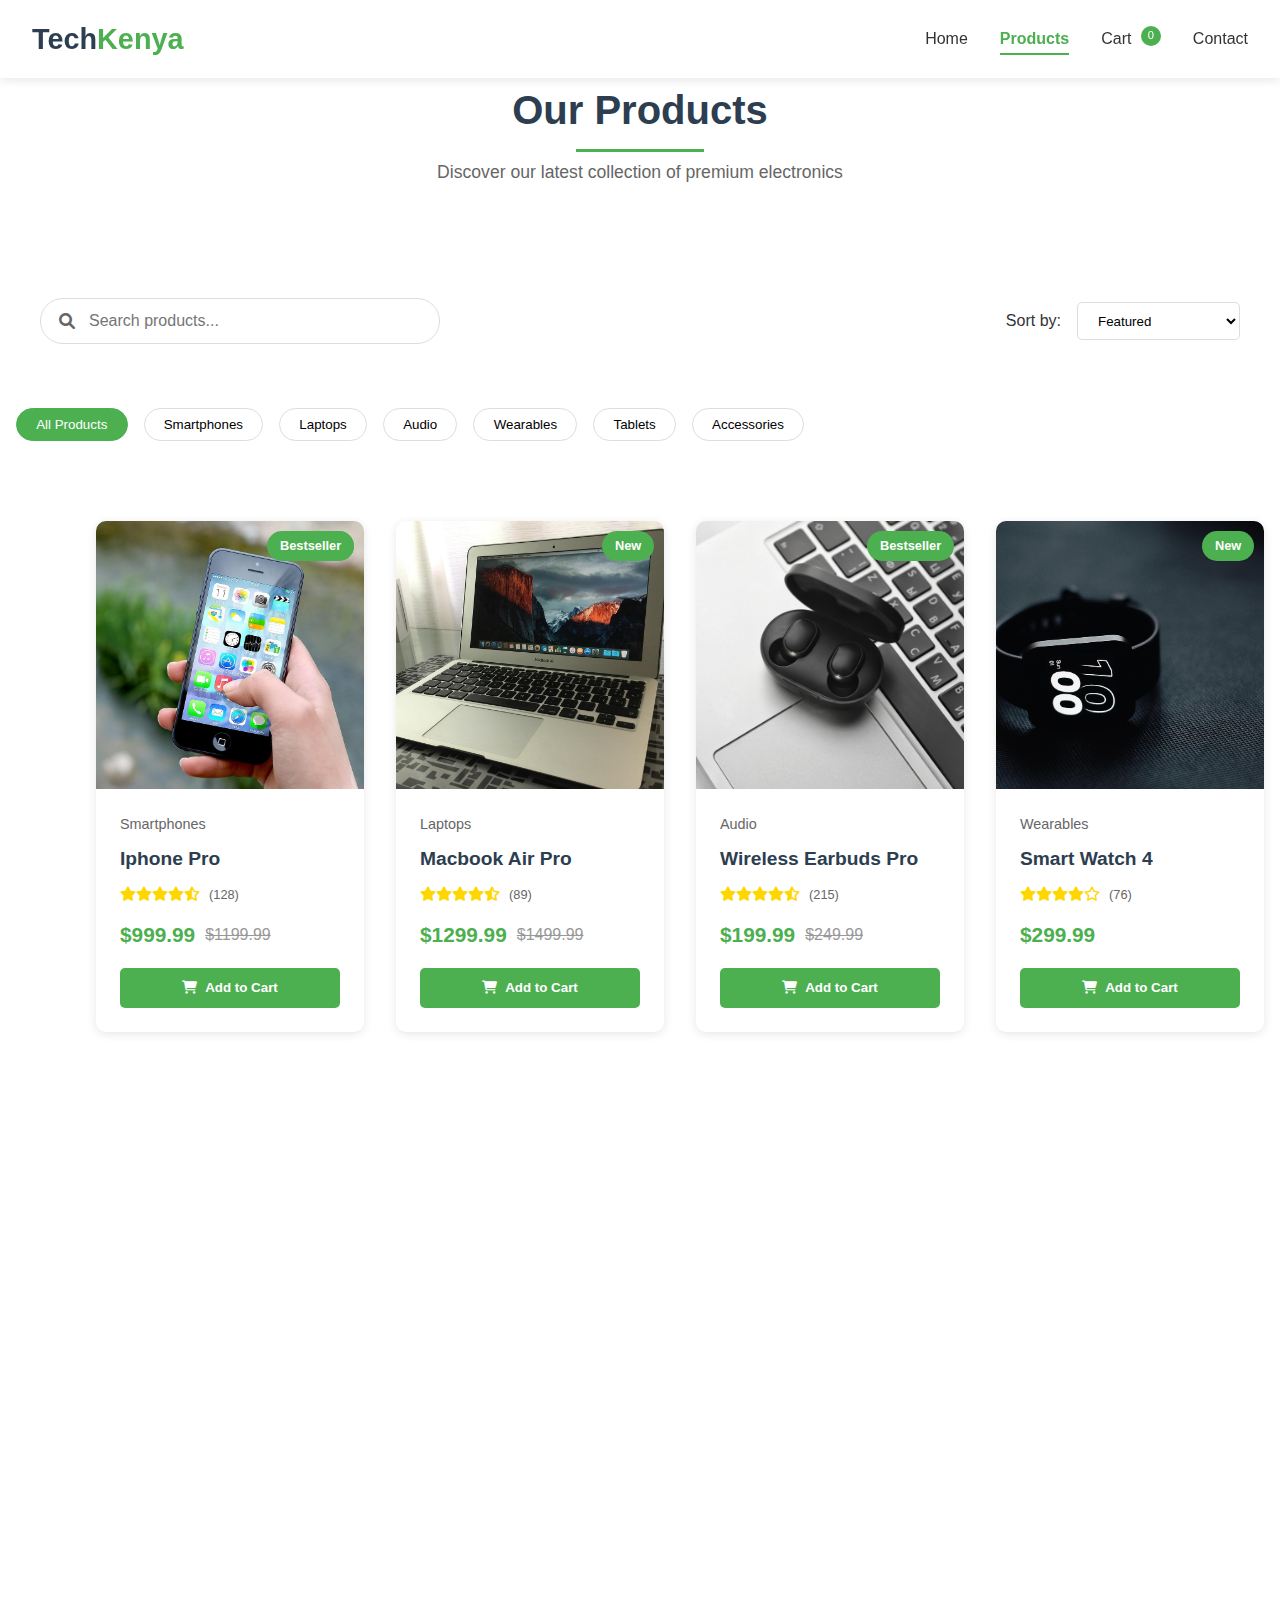
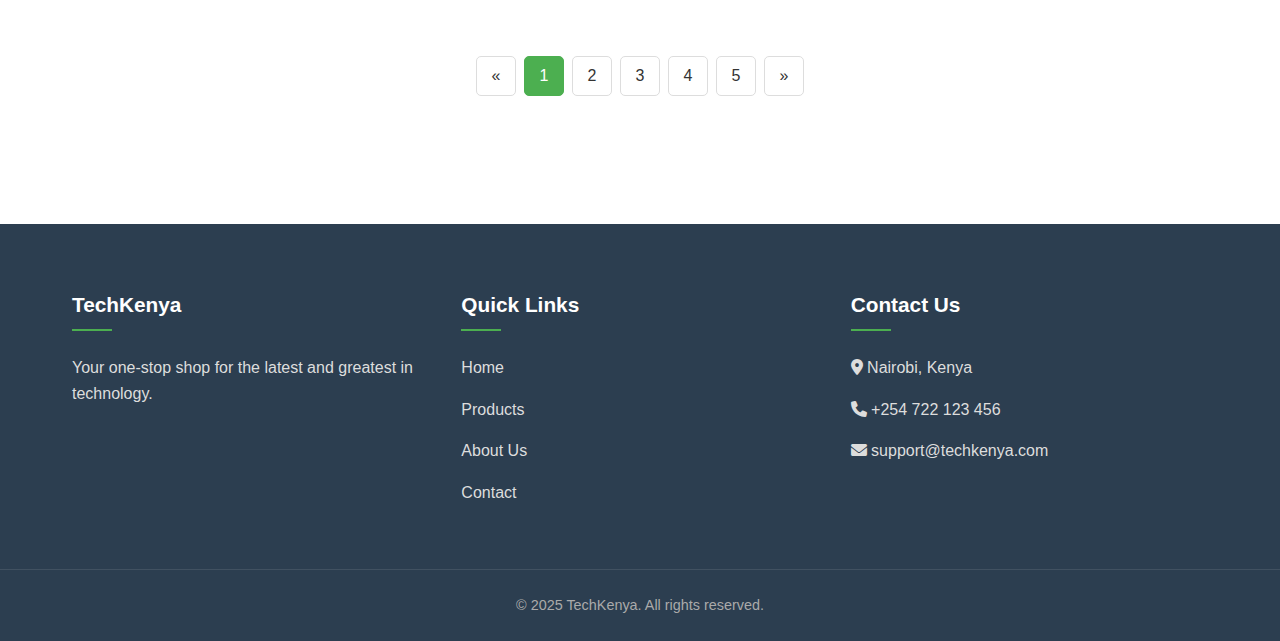
<file: products.html>
<!DOCTYPE html>
<html lang="en">
<head>
    <meta charset="UTF-8">
    <meta name="viewport" content="width=device-width, initial-scale=1.0">
    <title>Our Products - TechKenya</title>
    <link rel="stylesheet" href="https://cdnjs.cloudflare.com/ajax/libs/font-awesome/6.0.0-beta3/css/all.min.css">
    <link rel="stylesheet" href="css/style.css">
    <style>
        .products-page {
            padding: 4rem 1rem;
        }
        
        .filters {
            max-width: 1200px;
            margin: 0 auto 3rem;
            display: flex;
            flex-wrap: wrap;
            gap: 1rem;
            justify-content: space-between;
            align-items: center;
        }
        
        .search-box {
            flex: 1;
            max-width: 400px;
            position: relative;
        }
        
        .search-box input {
            width: 100%;
            padding: 0.8rem 1rem 0.8rem 3rem;
            border: 1px solid #ddd;
            border-radius: 50px;
            font-size: 1rem;
            transition: all 0.3s ease;
        }
        
        .search-box i {
            position: absolute;
            left: 1.2rem;
            top: 50%;
            transform: translateY(-50%);
            color: #666;
        }
        
        .sort-filter {
            display: flex;
            gap: 1rem;
            align-items: center;
        }
        
        .sort-filter select {
            padding: 0.6rem 1rem;
            border: 1px solid #ddd;
            border-radius: 5px;
            background: white;
            cursor: pointer;
        }
        
        .category-filter {
            display: flex;
            gap: 1rem;
            overflow-x: auto;
            padding: 1rem 0;
            margin-bottom: 2rem;
            scrollbar-width: none;
        }
        
        .category-filter::-webkit-scrollbar {
            display: none;
        }
        
        .category-btn {
            padding: 0.5rem 1.2rem;
            background: white;
            border: 1px solid #ddd;
            border-radius: 50px;
            cursor: pointer;
            white-space: nowrap;
            transition: all 0.3s ease;
        }
        
        .category-btn.active,
        .category-btn:hover {
            background: var(--primary-color);
            color: white;
            border-color: var(--primary-color);
        }
        
        .pagination {
            display: flex;
            justify-content: center;
            gap: 0.5rem;
            margin-top: 3rem;
        }
        
        .pagination a, 
        .pagination span {
            display: flex;
            align-items: center;
            justify-content: center;
            width: 40px;
            height: 40px;
            border: 1px solid #ddd;
            border-radius: 5px;
            color: var(--text-color);
            text-decoration: none;
            transition: all 0.3s ease;
        }
        
        .pagination a:hover,
        .pagination .active {
            background: var(--primary-color);
            color: white;
            border-color: var(--primary-color);
        }
        
        .no-products {
            text-align: center;
            grid-column: 1 / -1;
            padding: 4rem 0;
        }
        
        .no-products i {
            font-size: 3rem;
            color: #ddd;
            margin-bottom: 1rem;
        }
        
        @media (max-width: 768px) {
            .filters {
                flex-direction: column;
                align-items: stretch;
                gap: 1.5rem;
            }
            
            .search-box {
                max-width: 100%;
            }
            
            .sort-filter {
                justify-content: space-between;
            }
        }
    </style>
</head>
<body>
    <header>
        <nav>
            <div class="logo">
                <a href="index.html">Tech<span>Kenya</span></a>
            </div>
            <ul class="nav-links">
                <li><a href="index.html">Home</a></li>
                <li><a href="products.html" class="active">Products</a></li>
                <li><a href="cart.html">Cart <span id="cart-count">0</span></a></li>
                <li><a href="contact.html">Contact</a></li>
            </ul>
            <div class="hamburger">
                <div class="line"></div>
                <div class="line"></div>
                <div class="line"></div>
            </div>
        </nav>
    </header>

    <div class="section-header">
        <h2>Our Products</h2>
        <p>Discover our latest collection of premium electronics</p>
    </div>

    <div class="products-page">
        <div class="filters">
            <div class="search-box">
                <i class="fas fa-search"></i>
                <input type="text" placeholder="Search products..." id="searchInput">
            </div>
            <div class="sort-filter">
                <label for="sort">Sort by:</label>
                <select id="sort">
                    <option value="featured">Featured</option>
                    <option value="price-low">Price: Low to High</option>
                    <option value="price-high">Price: High to Low</option>
                    <option value="name-asc">Name: A to Z</option>
                    <option value="name-desc">Name: Z to A</option>
                    <option value="rating">Highest Rated</option>
                </select>
            </div>
        </div>
        
        <div class="category-filter">
            <button class="category-btn active" data-category="all">All Products</button>
            <button class="category-btn" data-category="smartphones">Smartphones</button>
            <button class="category-btn" data-category="laptops">Laptops</button>
            <button class="category-btn" data-category="audio">Audio</button>
            <button class="category-btn" data-category="wearables">Wearables</button>
            <button class="category-btn" data-category="tablets">Tablets</button>
            <button class="category-btn" data-category="accessories">Accessories</button>
        </div>
        
        <div class="products-grid" id="productsGrid">
            <!-- Product cards will be dynamically loaded here -->
            <div class="no-products">
                <i class="fas fa-search"></i>
                <h3>No products found</h3>
                <p>Try adjusting your search or filter criteria</p>
            </div>
        </div>
        
        <div class="pagination">
            <a href="#" class="prev">&laquo;</a>
            <a href="#" class="active">1</a>
            <a href="#">2</a>
            <a href="#">3</a>
            <a href="#">4</a>
            <a href="#">5</a>
            <a href="#" class="next">&raquo;</a>
        </div>
    </div>

    <footer>
        <div class="footer-content">
            <div class="footer-section">
                <h3>TechKenya</h3>
                <p>Your one-stop shop for the latest and greatest in technology.</p>
            </div>
            <div class="footer-section">
                <h3>Quick Links</h3>
                <ul>
                    <li><a href="index.html">Home</a></li>
                    <li><a href="products.html">Products</a></li>
                    <li><a href="about.html">About Us</a></li>
                    <li><a href="contact.html">Contact</a></li>
                </ul>
            </div>
            <div class="footer-section">
                <h3>Contact Us</h3>
                <p><i class="fas fa-map-marker-alt"></i> Nairobi, Kenya</p>
                <p><i class="fas fa-phone"></i> +254 722 123 456</p>
                <p><i class="fas fa-envelope"></i> support@techkenya.com</p>
            </div>
        </div>
        <div class="footer-bottom">
            <p>&copy; 2025 TechKenya. All rights reserved.</p>
        </div>
    </footer>

    <script src="js/script.js"></script>
    <script>
        // Sample product data - in a real app, this would come from an API
        const products = [
            {
                id: 1,
                name: 'Iphone Pro',
                category: 'smartphones',
                price: 999.99,
                originalPrice: 1199.99,
                rating: 4.5,
                ratingCount: 128,
                image: 'images/iphone.jpg',
                isNew: true,
                isBestseller: true
            },
            {
                id: 2,
                name: 'Macbook Air Pro',
                category: 'laptops',
                price: 1299.99,
                originalPrice: 1499.99,
                rating: 4.8,
                ratingCount: 89,
                image: 'images/macbookair.jpg',
                isNew: true
            },
            {
                id: 3,
                name: 'Wireless Earbuds Pro',
                category: 'audio',
                price: 199.99,
                originalPrice: 249.99,
                rating: 4.7,
                ratingCount: 215,
                image: 'images/wireless earbuds.jpg',
                isBestseller: true
            },
            {
                id: 4,
                name: 'Smart Watch 4',
                category: 'wearables',
                price: 299.99,
                rating: 4.3,
                ratingCount: 76,
                image: 'images/smartwatch.jpg',
                isNew: true
            },
            {
                id: 5,
                name: 'Ipad Pro',
                category: 'tablets',
                price: 499.99,
                rating: 4.6,
                ratingCount: 142,
                image: 'images/ipad.jpg'
            },
            {
                id: 6,
                name: 'Portable Speaker',
                category: 'audio',
                price: 89.99,
                originalPrice: 129.99,
                rating: 4.2,
                ratingCount: 98,
                image: 'images/portablespeaker.jpg'
            },
            {
                id: 7,
                name: 'Gaming Laptop',
                category: 'laptops',
                price: 1499.99,
                rating: 4.9,
                ratingCount: 64,
                image: 'images/gaminglaptop.jpg',
                isNew: true
            },
            {
                id: 8,
                name: 'Wireless Charger',
                category: 'accessories',
                price: 29.99,
                rating: 4.0,
                ratingCount: 203,
                image: 'images/wirelesscharger.jpg',
                isBestseller: true
            }
        ];

        // DOM Elements
        const productsGrid = document.getElementById('productsGrid');
        const searchInput = document.getElementById('searchInput');
        const sortSelect = document.getElementById('sort');
        const categoryBtns = document.querySelectorAll('.category-btn');
        
        // Current filter state
        let currentCategory = 'all';
        let currentSearch = '';
        let currentSort = 'featured';
        
        // Initialize the page
        function init() {
            renderProducts(products);
            setupEventListeners();
        }
        
        // Set up event listeners
        function setupEventListeners() {
            // Search input
            searchInput.addEventListener('input', (e) => {
                currentSearch = e.target.value.toLowerCase();
                filterAndSortProducts();
            });
            
            // Sort select
            sortSelect.addEventListener('change', (e) => {
                currentSort = e.target.value;
                filterAndSortProducts();
            });
            
            // Category buttons
            categoryBtns.forEach(btn => {
                btn.addEventListener('click', () => {
                    // Update active state
                    document.querySelector('.category-btn.active').classList.remove('active');
                    btn.classList.add('active');
                    
                    // Update category filter
                    currentCategory = btn.dataset.category;
                    filterAndSortProducts();
                });
            });
        }
        
        // Filter and sort products based on current state
        function filterAndSortProducts() {
            let filteredProducts = [...products];
            
            // Apply search filter
            if (currentSearch) {
                filteredProducts = filteredProducts.filter(product => 
                    product.name.toLowerCase().includes(currentSearch) ||
                    product.category.toLowerCase().includes(currentSearch)
                );
            }
            
            // Apply category filter
            if (currentCategory !== 'all') {
                filteredProducts = filteredProducts.filter(
                    product => product.category === currentCategory
                );
            }
            
            // Apply sorting
            filteredProducts = sortProducts(filteredProducts, currentSort);
            
            // Render the filtered and sorted products
            renderProducts(filteredProducts);
        }
        
        // Sort products based on the selected option
        function sortProducts(products, sortBy) {
            const sortedProducts = [...products];
            
            switch (sortBy) {
                case 'price-low':
                    return sortedProducts.sort((a, b) => a.price - b.price);
                case 'price-high':
                    return sortedProducts.sort((a, b) => b.price - a.price);
                case 'name-asc':
                    return sortedProducts.sort((a, b) => a.name.localeCompare(b.name));
                case 'name-desc':
                    return sortedProducts.sort((a, b) => b.name.localeCompare(a.name));
                case 'rating':
                    return sortedProducts.sort((a, b) => b.rating - a.rating);
                case 'featured':
                default:
                    // Featured products first, then by bestsellers, then by newest
                    return sortedProducts.sort((a, b) => {
                        if (a.isBestseller && !b.isBestseller) return -1;
                        if (!a.isBestseller && b.isBestseller) return 1;
                        if (a.isNew && !b.isNew) return -1;
                        if (!a.isNew && b.isNew) return 1;
                        return 0;
                    });
            }
        }
        
        // Render products to the grid
        function renderProducts(productsToRender) {
            if (productsToRender.length === 0) {
                productsGrid.innerHTML = `
                    <div class="no-products">
                        <i class="fas fa-search"></i>
                        <h3>No products found</h3>
                        <p>Try adjusting your search or filter criteria</p>
                    </div>
                `;
                return;
            }
            
            productsGrid.innerHTML = productsToRender.map(product => `
                <div class="product-card" data-id="${product.id}">
                    ${product.isNew ? '<div class="product-badge">New</div>' : ''}
                    ${product.isBestseller ? '<div class="product-badge">Bestseller</div>' : ''}
                    <div class="product-image">
                        <img src="${product.image}" alt="${product.name}">
                    </div>
                    <div class="product-info">
                        <span class="product-category">${formatCategory(product.category)}</span>
                        <h3>${product.name}</h3>
                        <div class="product-rating">
                            ${renderRatingStars(product.rating)}
                            <span>(${product.ratingCount})</span>
                        </div>
                        <div class="product-price">
                            <span class="current-price">$${product.price.toFixed(2)}</span>
                            ${product.originalPrice ? 
                                `<span class="original-price">$${product.originalPrice.toFixed(2)}</span>` : ''}
                        </div>
                        <button class="add-to-cart">
                            <i class="fas fa-shopping-cart"></i> Add to Cart
                        </button>
                    </div>
                </div>
            `).join('');
        }
        
        // Helper function to render rating stars
        function renderRatingStars(rating) {
            const fullStars = Math.floor(rating);
            const hasHalfStar = rating % 1 >= 0.5;
            const emptyStars = 5 - fullStars - (hasHalfStar ? 1 : 0);
            
            let stars = '';
            
            // Full stars
            for (let i = 0; i < fullStars; i++) {
                stars += '<i class="fas fa-star"></i>';
            }
            
            // Half star
            if (hasHalfStar) {
                stars += '<i class="fas fa-star-half-alt"></i>';
            }
            
            // Empty stars
            for (let i = 0; i < emptyStars; i++) {
                stars += '<i class="far fa-star"></i>';
            }
            
            return stars;
        }
        
        // Helper function to format category
        function formatCategory(category) {
            return category.charAt(0).toUpperCase() + category.slice(1);
        }
        
        // Initialize the page
        init();
    </script>
</body>
</html>
</file>
<file: css/style.css>
:root {
    --primary-color: #4CAF50;
    --primary-dark: #45a049;
    --secondary-color: #2c3e50;
    --text-color: #333;
    --light-gray: #f9f9f9;
    --border-color: #e0e0e0;
    --shadow: 0 2px 10px rgba(0,0,0,0.1);
}

* {
    margin: 0;
    padding: 0;
    box-sizing: border-box;
}

body {
    font-family: 'Segoe UI', Tahoma, Geneva, Verdana, sans-serif;
    line-height: 1.6;
    color: var(--text-color);
    background-color: #fff;
    overflow-x: hidden;
}

a {
    text-decoration: none;
    color: inherit;
    transition: all 0.3s ease;
}

ul {
    list-style: none;
}

img {
    max-width: 100%;
    height: auto;
}

.container {
    width: 100%;
    max-width: 1200px;
    margin: 0 auto;
    padding: 0 15px;
}

.section-header {
    text-align: center;
    margin-bottom: 3rem;
}

.section-header h2 {
    font-size: 2.5rem;
    margin-bottom: 1rem;
    color: var(--secondary-color);
    position: relative;
    display: inline-block;
}

.section-header h2::after {
    content: '';
    position: absolute;
    width: 50%;
    height: 3px;
    background: var(--primary-color);
    bottom: -10px;
    left: 25%;
}

.section-header p {
    color: #666;
    font-size: 1.1rem;
    max-width: 700px;
    margin: 0 auto;
}

/* Header & Navigation */
header {
    background-color: white;
    box-shadow: var(--shadow);
    position: sticky;
    top: 0;
    z-index: 1000;
}

nav {
    display: flex;
    justify-content: space-between;
    align-items: center;
    padding: 1rem 2rem;
    max-width: 1400px;
    margin: 0 auto;
}

.logo a {
    font-size: 1.8rem;
    font-weight: 700;
    color: var(--secondary-color);
}

.logo span {
    color: var(--primary-color);
}

.nav-links {
    display: flex;
    gap: 2rem;
}

.nav-links a {
    font-weight: 500;
    color: var(--text-color);
    padding: 0.5rem 0;
    position: relative;
}

.nav-links a::after {
    content: '';
    position: absolute;
    width: 0;
    height: 2px;
    background: var(--primary-color);
    bottom: 0;
    left: 0;
    transition: width 0.3s ease;
}

.nav-links a:hover::after,
.nav-links a.active::after {
    width: 100%;
}

.nav-links a.active {
    color: var(--primary-color);
    font-weight: 600;
}

#cart-count {
    background: var(--primary-color);
    color: white;
    border-radius: 50%;
    width: 20px;
    height: 20px;
    display: inline-flex;
    align-items: center;
    justify-content: center;
    font-size: 0.7rem;
    margin-left: 5px;
    position: relative;
    top: -5px;
}

/* Hamburger Menu */
.hamburger {
    display: none;
    cursor: pointer;
}

.hamburger .line {
    width: 25px;
    height: 3px;
    background: var(--secondary-color);
    margin: 5px 0;
    transition: all 0.3s ease;
}

/* Products Grid */
.products-grid {
    display: grid;
    grid-template-columns: repeat(auto-fill, minmax(250px, 1fr));
    gap: 2rem;
    padding: 2rem 0;
    margin-left: 5rem;
}

.product-card {
    background: white;
    border-radius: 10px;
    overflow: hidden;
    box-shadow: var(--shadow);
    transition: transform 0.3s ease, box-shadow 0.3s ease;
    position: relative;
}

.product-card:hover {
    transform: translateY(-5px);
    box-shadow: 0 10px 20px rgba(0,0,0,0.1);
}

.product-badge {
    position: absolute;
    top: 10px;
    right: 10px;
    background: var(--primary-color);
    color: white;
    padding: 0.3rem 0.8rem;
    border-radius: 20px;
    font-size: 0.8rem;
    font-weight: 600;
    z-index: 1;
}

.product-image {
    position: relative;
    overflow: hidden;
    padding-top: 100%;
}

.product-image img {
    position: absolute;
    top: 0;
    left: 0;
    width: 100%;
    height: 100%;
    object-fit: cover;
    transition: transform 0.5s ease;
}

.product-card:hover .product-image img {
    transform: scale(1.05);
}

.product-card:hover {
    opacity: 1;
}

.product-info {
    padding: 1.5rem;
}

.product-category {
    color: #666;
    font-size: 0.9rem;
    margin-bottom: 0.5rem;
    display: block;
}

.product-card h3 {
    font-size: 1.2rem;
    margin-bottom: 0.5rem;
    color: var(--secondary-color);
}

.product-rating {
    color: #FFD700;
    margin-bottom: 0.8rem;
    font-size: 0.9rem;
}

.product-rating span {
    color: #666;
    margin-left: 5px;
    font-size: 0.8rem;
}

.product-price {
    display: flex;
    align-items: center;
    gap: 10px;
    margin-bottom: 1rem;
}

.current-price {
    font-size: 1.3rem;
    font-weight: 700;
    color: var(--primary-color);
}

.original-price {
    text-decoration: line-through;
    color: #999;
    font-size: 1rem;
}

.add-to-cart {
    width: 100%;
    padding: 0.8rem;
    background: var(--primary-color);
    color: white;
    border: none;
    border-radius: 5px;
    font-weight: 600;
    cursor: pointer;
    display: flex;
    align-items: center;
    justify-content: center;
    gap: 8px;
    transition: background 0.3s ease;
}

.add-to-cart:hover {
    background: var(--primary-dark);
}

.view-all {
    text-align: center;
    margin-top: 2rem;
}

/* Footer */
footer {
    background: var(--secondary-color);
    color: white;
    padding: 4rem 0 0;
    margin-top: 4rem;
}

.footer-content {
    display: grid;
    grid-template-columns: repeat(auto-fit, minmax(200px, 1fr));
    gap: 2rem;
    max-width: 1200px;
    margin: 0 auto;
    padding: 0 2rem;
}

.footer-section h3 {
    font-size: 1.3rem;
    margin-bottom: 1.5rem;
    position: relative;
    padding-bottom: 10px;
}

.footer-section h3::after {
    content: '';
    position: absolute;
    left: 0;
    bottom: 0;
    width: 40px;
    height: 2px;
    background: var(--primary-color);
}

.footer-section p,
.footer-section a {
    color: #ddd;
    margin-bottom: 1rem;
    display: block;
    transition: color 0.3s ease;
}

.footer-section a:hover {
    color: var(--primary-color);
    padding-left: 5px;
}

.social-links {
    display: flex;
    gap: 1rem;
    margin-top: 1.5rem;
}

.social-links a {
    display: flex;
    align-items: center;
    justify-content: center;
    width: 35px;
    height: 35px;
    background: rgba(255,255,255,0.1);
    border-radius: 50%;
    transition: all 0.3s ease;
}

.social-links a:hover {
    background: var(--primary-color);
    transform: translateY(-3px);
}

.footer-bottom {
    text-align: center;
    padding: 1.5rem 0;
    margin-top: 3rem;
    border-top: 1px solid rgba(255,255,255,0.1);
    font-size: 0.9rem;
    color: #aaa;
}

/* Responsive Design */
@media (max-width: 992px) {
    .footer-content {
        grid-template-columns: repeat(2, 1fr);
    }
}

@media (max-width: 768px) {
    .hamburger {
        display: block;
        z-index: 1001;
    }

    .hamburger.active .line:nth-child(1) {
        transform: translateY(8px) rotate(45deg);
    }

    .hamburger.active .line:nth-child(2) {
        opacity: 0;
    }

    .hamburger.active .line:nth-child(3) {
        transform: translateY(-8px) rotate(-45deg);
    }

    .nav-links {
        position: fixed;
        top: 0;
        right: -100%;
        width: 70%;
        height: 100vh;
        background: white;
        flex-direction: column;
        align-items: center;
        justify-content: center;
        transition: right 0.5s ease;
        box-shadow: -5px 0 15px rgba(0,0,0,0.1);
        z-index: 1000;
    }

    .nav-links.active {
        right: 0;
    }

    .nav-links li {
        margin: 1rem 0;
    }

    .nav-links a {
        font-size: 1.2rem;
    }
}

@media (max-width: 576px) {
    .footer-content {
        grid-template-columns: 1fr;
        text-align: center;
    }

    .footer-section h3::after {
        left: 50%;
        transform: translateX(-50%);
    }

    .social-links {
        justify-content: center;
    }
}
</file>
